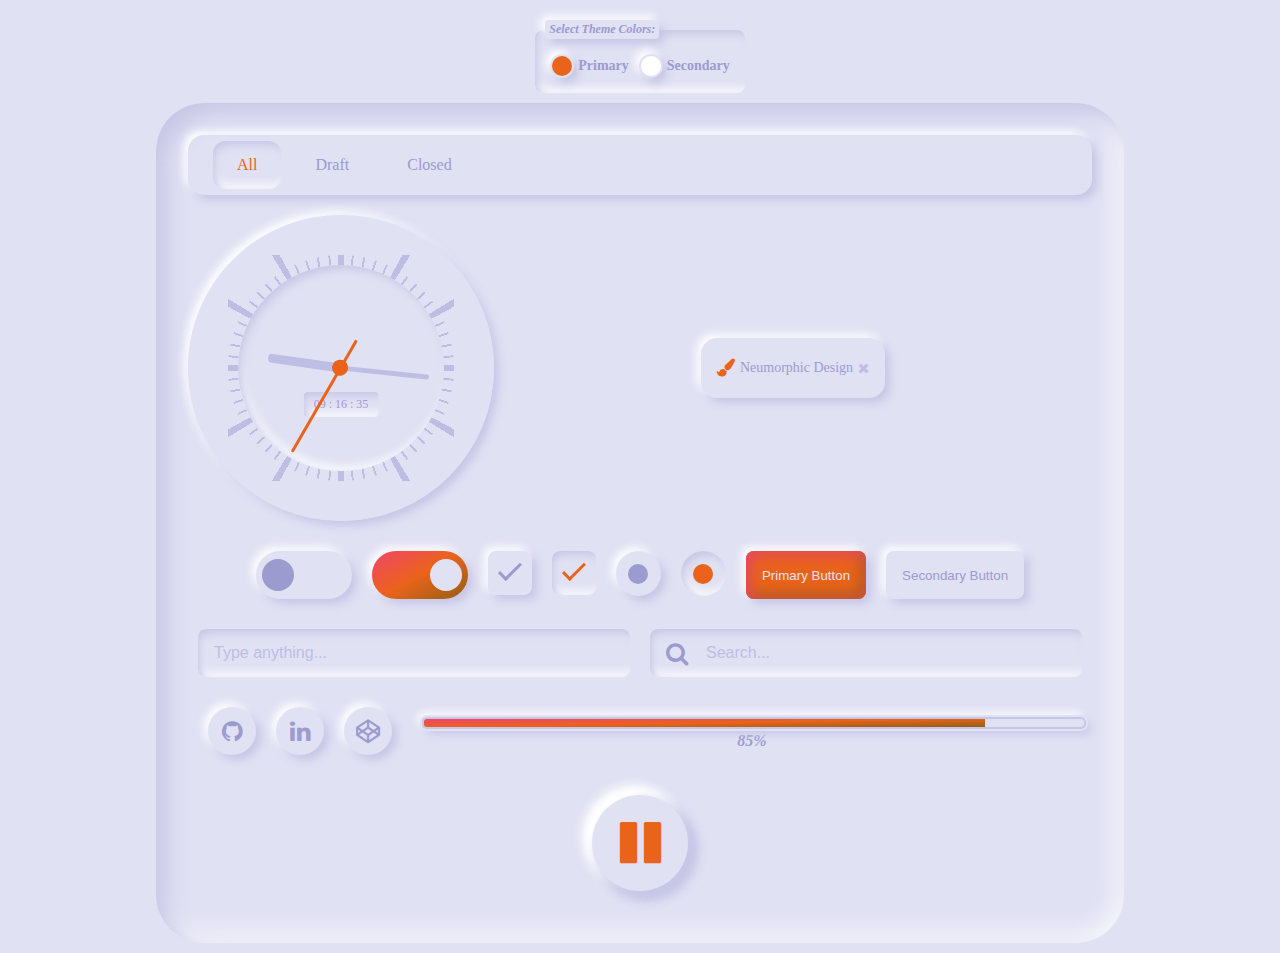
<file: clock.html>
<!DOCTYPE html>
<html lang="en" >
<head>
  <meta charset="UTF-8">
  <title>CodePen - Neumorphic Theming</title>
  <link rel="stylesheet" href="https://cdnjs.cloudflare.com/ajax/libs/font-awesome/4.7.0/css/font-awesome.min.css"><link rel="stylesheet" href="./images/clock-style.css">

</head>
<body>
<!-- partial:index.partial.html -->
<div class="container">
  <fieldset class="controls">
    <legend><i>Select Theme Colors:</i></legend>
    <div>
      <input type="color" value="#ea631a" id="primary-color-input">
      <label for="primary-color-input"><b>Primary</b></label>
    </div>
    <div>
      <input type="color" value="#ffffff" id="secondary-color-input">
      <label for="secondary-color-input"><b>Secondary</b></label>
    </div>
  </fieldset>

  <div class="components">
    <div class="tab-control">
      <input type="radio" name="tabRadio" id="tab-1" checked/>
      <label for="tab-1">All</label>
      
      <input type="radio" name="tabRadio" id="tab-2" />
      <label for="tab-2">Draft</label>
      
      <input type="radio" name="tabRadio" id="tab-3" />
      <label for="tab-3">Closed</label>
    </div>
    
    <div class="clock">
      <div id="hourHand" class="clock-hand hour"></div>
      <div id="minuteHand" class="clock-hand min"></div>
      <div id="secondHand" class="clock-hand sec"></div>
      <div class="clock-time" id="clockTimeId"></div>
    </div>
    
    <div class="chip">
      <i class="chip-icon icon-brush fa fa-paint-brush" aria-hidden="true"></i> 
      <p>Neumorphic Design</p>
      <i class="chip-icon icon-close fa fa-close" aria-hidden="true"></i> 
    </div>

    <div class="switches">
      <div class="switch">
        <input id="switch-1" type="checkbox">
        <label for="switch-1"></label>
      </div>
      <div class="switch">
        <input id="switch-2" type="checkbox" checked>
        <label for="switch-2"></label>
      </div>
      
      <div class="checkbox">
        <input id="checkbox-1" type="checkbox">
        <label for="checkbox-1"></label>
      </div>
      <div class="checkbox">
        <input id="checkbox-2" type="checkbox" checked>
        <label for="checkbox-2"></label>
      </div>
      
      <div class="radio">
        <input id="radio-1" type="radio"  name="radio" value="1">
        <label for="radio-1"></label>
      </div> 
      <div class="radio">
        <input id="radio-2" type="radio" name="radio" value="2" checked>
        <label for="radio-2"></label>
      </div>
      
      <button class="btn btn-primary">Primary Button</button>
      <button class="btn btn-secondary">Secondary Button</button>
    </div>

    <div class="form">
      <input type="text" class="form-input" placeholder="Type anything...">
    </div>
    
    <div class="search">
      <input type="text" class="search-input" placeholder="Search...">
      <i class="search-icon fa fa-search"></i>
    </div>
    
    <div class="icons">
      <i class="fa fa-github icon-github"></i>
      <i class="fa fa-linkedin icon-linkedin"></i>
      <i class="fa fa-codepen icon-codepen"></i>
    </div>
    
    <div class="progress">
      <i class="progress-bar" style="--progress: 85%">85%</i>
    </div>

    <div class="play-btn-wrapper">
      <button class="play-btn">
        <i class="icon-pause fa fa-pause"></i>
        <i class="icon-play fa fa-play"></i>
      </button>
      <span class="wave wave-1"></span>
      <span class="wave wave-2"></span>
    </div>
  </div>
</div>
<!-- partial -->
  <script  src="./images/clock-script.js"></script>

</body>
</html>
</file>
<file: images/clock-style.css>
:root {
  --primary-color-h: 21;
  --primary-color-s: 83%;
  --primary-color-l: 51%;
  --primary-color: hsl(
    var(--primary-color-h),
    var(--primary-color-s),
    var(--primary-color-l)
  );
  --primary-color-dark: hsl(
    calc(var(--primary-color-h) + 14),
    calc(var(--primary-color-s) - 8%),
    calc(var(--primary-color-l) - 18%)
  );
  --primary-color-light: hsl(
    calc(var(--primary-color-h) - 34),
    calc(var(--primary-color-s) + 4%),
    calc(var(--primary-color-l) + 10%)
  );
  --secondary-color-h: 240;
  --secondary-color-s: 0%;
  --secondary-color: hsl(
    var(--secondary-color-h),
    var(--secondary-color-s),
    100%
  );
  --secondary-color-dark: hsl(
    var(--secondary-color-h),
    calc(var(--secondary-color-s) + 46%),
    92%
  );
  --secondary-color-darker: hsl(
    var(--secondary-color-h),
    calc(var(--secondary-color-s) + 39%),
    84%
  );
  --secondary-color-ultradark: hsl(
    var(--secondary-color-h),
    calc(var(--secondary-color-s) + 42%),
    82%
  );
  --secondary-color-darkest: hsl(
    var(--secondary-color-h),
    calc(var(--secondary-color-s) + 35%),
    71%
  );
}

@keyframes waves {
  0% {
    transform: scale(1);
    opacity: 1;
  }
  50% {
    opacity: 1;
  }
  100% {
    transform: scale(2);
    opacity: 0;
  }
}
@keyframes progress {
  from {
    width: 0;
  }
  to {
    width: var(--progress);
  }
}
body {
  background: var(--secondary-color-dark);
  margin: 10px;
}
body .container {
  display: flex;
  flex-direction: column;
  justify-content: center;
  align-items: center;
  width: calc(80% - 40px);
  margin: auto;
}
body .container .controls {
  display: flex;
  color: var(--secondary-color-darkest);
  padding: 10px;
  margin: 10px;
  border: none;
  border-radius: 8px;
  box-shadow: inset 4px 4px 8px var(--secondary-color-darker), inset 4px -4px 8px var(--secondary-color);
}
body .container .controls legend {
  font-size: 12px;
  font-weight: bold;
  background: var(--secondary-color-dark);
  padding: 2px 4px;
  border-radius: 4px;
  box-shadow: 5px 5px 10px var(--secondary-color-darker), -4px -4px 8px var(--secondary-color);
}
body .container .controls div {
  margin: 5px;
}
body .container .controls div input[type=color] {
  width: 24px;
  height: 24px;
  padding: 0;
  vertical-align: middle;
  border: 2px solid var(--secondary-color-dark);
  border-radius: 50%;
  box-shadow: 5px 5px 10px var(--secondary-color-darker), -4px -4px 8px var(--secondary-color);
  overflow: hidden;
  cursor: pointer;
}
body .container .controls div input[type=color]::-webkit-color-swatch-wrapper {
  padding: 0;
}
body .container .controls div input[type=color]::-webkit-color-swatch {
  border: none;
}
body .container .controls div label {
  font-size: 14px;
}
body .container .components {
  display: flex;
  flex-wrap: wrap;
  align-items: center;
  justify-content: center;
  padding: 32px;
  border-radius: 48px;
  box-shadow: inset 12px 12px 22px var(--secondary-color-darker), inset -3px -3px 28px var(--secondary-color);
}
body .container .components .tab-control {
  position: relative;
  display: flex;
  align-items: center;
  width: 100%;
  height: 60px;
  margin-bottom: 10px;
  padding-left: 20px;
  padding-right: 20px;
  box-shadow: 5px 5px 10px var(--secondary-color-darker), -4px -4px 8px var(--secondary-color);
  border-radius: 16px;
}
body .container .components .tab-control input {
  display: none;
}
body .container .components .tab-control input:checked + label {
  pointer-events: none;
  color: var(--primary-color);
  box-shadow: inset 4px 4px 8px var(--secondary-color-darker), inset 4px -4px 8px var(--secondary-color);
}
body .container .components .tab-control label {
  display: flex;
  justify-content: center;
  align-items: center;
  width: fit-content;
  height: 32px;
  margin: 5px;
  padding: 8px 24px;
  color: var(--secondary-color-darkest);
  border-radius: 12px;
  font-size: 16px;
  cursor: pointer;
  transition: box-shadow 0.5s ease;
}
body .container .components .tab-control label:hover {
  color: var(--primary-color);
  box-shadow: 5px 5px 10px var(--secondary-color-darker), -4px -4px 8px var(--secondary-color);
}
body .container .components .clock {
  position: relative;
  width: 25%;
  min-width: 200px;
  margin: 10px 0;
  aspect-ratio: 1/1;
  background-image: repeating-conic-gradient(var(--secondary-color-ultradark) -0.5deg 0.5deg, transparent 0.5deg 5.5deg);
  border: solid var(--secondary-color-dark);
  border-width: clamp(20px, 4vw, 40px);
  border-radius: 50%;
  box-shadow: 5px 5px 10px var(--secondary-color-darker), -4px -4px 8px var(--secondary-color);
}
body .container .components .clock:before {
  content: "";
  position: absolute;
  background-image: repeating-conic-gradient(var(--secondary-color-ultradark) -1.5deg 1.5deg, transparent 1.5deg 28.5deg);
  height: 100%;
  width: 100%;
}
body .container .components .clock:after {
  content: "";
  position: absolute;
  top: 50%;
  left: 50%;
  transform: translate(-50%, -50%);
  background: var(--secondary-color-dark);
  height: calc(100% - 20px);
  width: calc(100% - 20px);
  border-radius: 50%;
  box-shadow: inset 4px 4px 8px var(--secondary-color-darker), inset 4px -4px 8px var(--secondary-color);
}
body .container .components .clock .clock-hand {
  position: absolute;
  bottom: 50%;
  transform-origin: 50% 100%;
  border-radius: 4px 4px 2px 2px;
  z-index: 2;
}
body .container .components .clock .clock-hand.hour {
  left: calc(50% - 5px);
  width: 9px;
  height: calc(50% - 40px);
  background: var(--secondary-color-ultradark);
}
body .container .components .clock .clock-hand.min {
  left: calc(50% - 3px);
  width: 5px;
  height: calc(50% - 24px);
  background: var(--secondary-color-ultradark);
}
body .container .components .clock .clock-hand.sec {
  bottom: calc(50% - 32px);
  left: calc(50% - 2px);
  transform-origin: 50% calc(100% - 32px);
  width: 3px;
  height: calc(50% + 16px);
  background: var(--primary-color);
}
body .container .components .clock .clock-hand.sec:after {
  content: "";
  position: absolute;
  bottom: 24px;
  left: 50%;
  transform: translateX(-50%);
  background: var(--primary-color);
  height: 16px;
  width: 16px;
  border-radius: 50%;
}
body .container .components .clock .clock-time {
  position: absolute;
  top: calc(50% + 24px);
  left: 50%;
  transform: translateX(-50%);
  color: var(--secondary-color-darkest);
  font-size: 12px;
  text-align: center;
  padding: 5px 10px;
  border-radius: 4px;
  box-shadow: inset 4px 4px 8px var(--secondary-color-darker), inset 4px -4px 8px var(--secondary-color);
  z-index: 1;
}
body .container .components .chip {
  display: flex;
  justify-content: space-between;
  align-items: center;
  align-self: center;
  width: fit-content;
  height: 60px;
  margin: auto;
  padding: 0 16px;
  border-radius: 16px;
  box-shadow: 5px 5px 10px var(--secondary-color-darker), -4px -4px 8px var(--secondary-color);
}
body .container .components .chip .chip-icon.icon-brush {
  font-size: 18px;
  color: var(--primary-color);
}
body .container .components .chip .chip-icon.icon-close {
  font-size: 14px;
  color: var(--secondary-color-ultradark);
  cursor: pointer;
}
body .container .components .chip p {
  font-size: 14px;
  color: var(--secondary-color-darkest);
  margin: 5px;
}
body .container .components .switches {
  display: flex;
  flex-wrap: wrap;
  justify-content: center;
  width: 100%;
  margin: 10px;
}
body .container .components .switches .switch {
  width: 96px;
  margin: 10px;
}
body .container .components .switches .switch input {
  display: none;
}
body .container .components .switches .switch input:checked ~ label:before {
  opacity: 1;
}
body .container .components .switches .switch input:checked ~ label:after {
  left: calc(100% - 38px);
  background: var(--secondary-color-dark);
}
body .container .components .switches .switch label {
  position: relative;
  display: flex;
  align-items: center;
  height: 48px;
  border-radius: 24px;
  box-shadow: 5px 5px 10px var(--secondary-color-darker), -4px -4px 8px var(--secondary-color);
  cursor: pointer;
}
body .container .components .switches .switch label:after {
  content: "";
  position: absolute;
  left: 6px;
  width: 32px;
  height: 32px;
  border-radius: 50%;
  background: var(--secondary-color-darkest);
  transition: all 0.4s ease;
}
body .container .components .switches .switch label:before {
  content: "";
  width: 100%;
  height: 100%;
  border-radius: inherit;
  background: linear-gradient(330deg, var(--primary-color-dark) 0%, var(--primary-color) 50%, var(--primary-color-light) 100%);
  opacity: 0;
  transition: all 0.4s ease;
}
body .container .components .switches .checkbox {
  display: flex;
  justify-content: center;
  margin: 10px;
}
body .container .components .switches .checkbox input {
  display: none;
}
body .container .components .switches .checkbox input:checked ~ label {
  box-shadow: inset 4px 4px 8px var(--secondary-color-darker), inset 4px -4px 8px var(--secondary-color);
}
body .container .components .switches .checkbox input:checked ~ label:after {
  border-color: var(--primary-color);
}
body .container .components .switches .checkbox label {
  position: relative;
  box-shadow: 5px 5px 10px var(--secondary-color-darker), -4px -4px 8px var(--secondary-color);
  cursor: pointer;
  border-radius: 8px;
  width: 44px;
  height: 44px;
}
body .container .components .switches .checkbox label:hover:after {
  border-color: var(--primary-color);
}
body .container .components .switches .checkbox label:after {
  content: "";
  position: absolute;
  top: calc(50% - 4px);
  left: 50%;
  transform: translate(-50%, -50%) rotate(-45deg);
  width: 20px;
  height: 8px;
  border-width: 0 0 3px 3px;
  border-style: solid;
  border-color: var(--secondary-color-darkest);
  transition: 1s ease;
}
body .container .components .switches .radio {
  margin: 10px;
}
body .container .components .switches .radio input {
  display: none;
}
body .container .components .switches .radio input:checked ~ label {
  box-shadow: inset 4px 4px 8px var(--secondary-color-darker), inset 4px -4px 8px var(--secondary-color);
}
body .container .components .switches .radio input:checked ~ label::after {
  background: var(--primary-color);
}
body .container .components .switches .radio label {
  position: relative;
  display: flex;
  justify-content: center;
  align-items: center;
  width: 45px;
  height: 45px;
  border-radius: 50%;
  box-shadow: 5px 5px 10px var(--secondary-color-darker), -4px -4px 8px var(--secondary-color);
  cursor: pointer;
}
body .container .components .switches .radio label:hover::after {
  background: var(--primary-color);
}
body .container .components .switches .radio label::after {
  content: "";
  position: absolute;
  width: 20px;
  height: 20px;
  background: var(--secondary-color-darkest);
  border-radius: 50%;
  transition: 0.3s ease;
}
body .container .components .switches .btn {
  width: fit-content;
  height: 48px;
  margin: 10px;
  padding: 0 16px;
  border-radius: 8px;
  border: none;
  box-shadow: 5px 5px 10px var(--secondary-color-darker), -4px -4px 8px var(--secondary-color);
  cursor: pointer;
  transition: 0.3s ease;
}
body .container .components .switches .btn.btn-primary {
  background: var(--primary-color);
  box-shadow: inset 3px 3px 16px var(--primary-color-light), inset -3px -3px 16px var(--primary-color-dark), 5px 5px 10px var(--secondary-color-darker), -4px -4px 8px var(--secondary-color);
  color: var(--secondary-color-dark);
}
body .container .components .switches .btn.btn-primary:hover {
  color: var(--secondary-color);
}
body .container .components .switches .btn.btn-primary:active {
  box-shadow: inset 0.2rem 0.2rem 1rem var(--primary-color-dark), inset -0.2rem -0.2rem 1rem var(--primary-color-light);
}
body .container .components .switches .btn.btn-secondary {
  color: var(--secondary-color-darkest);
  background: var(--secondary-color-dark);
}
body .container .components .switches .btn.btn-secondary:hover {
  color: var(--primary-color);
}
body .container .components .switches .btn.btn-secondary:active {
  box-shadow: inset 4px 4px 8px var(--secondary-color-darker), inset 4px -4px 8px var(--secondary-color);
}
body .container .components .form, body .container .components .search {
  width: calc(50% - 20px);
  margin: 10px;
}
body .container .components .form input, body .container .components .search input {
  width: calc(100% - 32px);
  height: 48px;
  background: none;
  font-size: 16px;
  color: var(--secondary-color-darkest);
  border: none;
  border-radius: 8px;
  padding: 0 16px;
  box-shadow: inset 4px 4px 8px var(--secondary-color-darker), inset 4px -4px 8px var(--secondary-color);
}
body .container .components .form input::placeholder, body .container .components .search input::placeholder {
  color: var(--secondary-color-ultradark);
}
body .container .components .form input:focus, body .container .components .search input:focus {
  outline: none;
  box-shadow: 5px 5px 10px var(--secondary-color-darker), -4px -4px 8px var(--secondary-color);
}
body .container .components .search {
  position: relative;
  display: flex;
  align-items: center;
}
body .container .components .search input {
  width: calc(100% - 56px);
  padding-left: 56px;
}
body .container .components .search input:focus + .search-icon {
  color: var(--primary-color);
}
body .container .components .search .search-icon {
  position: absolute;
  font-size: 24px;
  padding: 0 16px;
  color: var(--secondary-color-darkest);
  transition: 0.3s ease;
}
body .container .components .icons {
  display: flex;
  justify-content: space-between;
  margin: 10px;
}
body .container .components .icons i {
  display: flex;
  justify-content: center;
  align-items: center;
  width: 48px;
  height: 48px;
  border-radius: 50%;
  box-shadow: 5px 5px 10px var(--secondary-color-darker), -4px -4px 8px var(--secondary-color);
  font-size: 24px;
  margin: 10px;
  cursor: pointer;
  color: var(--secondary-color-darkest);
  transition: all 0.5s ease;
}
body .container .components .icons i:active {
  box-shadow: inset 4px 4px 8px var(--secondary-color-darker), inset 4px -4px 8px var(--secondary-color);
  color: var(--primary-color);
}
body .container .components .icons i:hover {
  color: var(--primary-color);
}
body .container .components .progress {
  flex: 1;
  align-self: center;
}
body .container .components .progress .progress-bar {
  position: relative;
  display: block;
  padding-top: 20px;
  margin: 10px;
  text-align: center;
  color: var(--secondary-color-darkest);
  font-weight: 600;
}
body .container .components .progress .progress-bar:before,
body .container .components .progress .progress-bar:after {
  content: "";
  position: absolute;
  top: 5px;
  left: 0;
  display: block;
  border: 2px solid var(--secondary-color-darker);
  outline: var(--secondary-color-dark) solid 2px;
  height: 8px;
  border-radius: 5px;
}
body .container .components .progress .progress-bar:before {
  width: 100%;
  background: var(--secondary-color-dark);
  box-shadow: 5px 5px 10px var(--secondary-color-darker), -4px -4px 8px var(--secondary-color);
}
body .container .components .progress .progress-bar:after {
  width: var(--progress);
  animation: progress 2s;
  background: var(--primary-color);
  background: linear-gradient(-1deg, var(--primary-color-dark) 0%, var(--primary-color) 50%, var(--primary-color-light) 100%);
  border-radius: 5px 0 0 5px;
  border-right: 0;
  outline: none;
}
body .container .components .play-btn-wrapper {
  display: flex;
  justify-content: center;
  width: 100%;
  height: 100%;
  margin: 20px;
}
body .container .components .play-btn-wrapper .play-btn {
  position: relative;
  display: flex;
  justify-content: center;
  align-items: center;
  width: 96px;
  height: 96px;
  border: none;
  border-radius: 50%;
  font-size: 48px;
  color: var(--primary-color);
  z-index: 300;
  background: var(--secondary-color-dark);
  box-shadow: 5px 5px 10px var(--secondary-color-darker), -4px -4px 8px var(--secondary-color);
  cursor: pointer;
}
body .container .components .play-btn-wrapper .play-btn.shadow {
  box-shadow: inset 4px 4px 8px var(--secondary-color-darker), inset 4px -4px 8px var(--secondary-color);
}
body .container .components .play-btn-wrapper .play-btn .icon-play {
  position: absolute;
  opacity: 0;
  transition: all 0.2s linear;
}
body .container .components .play-btn-wrapper .play-btn .icon-play.visibility {
  opacity: 1;
}
body .container .components .play-btn-wrapper .play-btn .icon-pause {
  position: absolute;
  transition: all 0.2s linear;
}
body .container .components .play-btn-wrapper .play-btn .icon-pause.visibility {
  opacity: 0;
}
body .container .components .play-btn-wrapper .wave {
  position: absolute;
  width: 96px;
  height: 96px;
  border-radius: 50%;
  filter: blur(1px);
  z-index: 100;
}
body .container .components .play-btn-wrapper .wave.wave-1 {
  box-shadow: 0.4rem 0.4rem 0.8rem var(--secondary-color-darker), -0.4rem -0.4rem 0.8rem var(--secondary-color);
  background: linear-gradient(to bottom right, var(--secondary-color-darker) 0%, var(--secondary-color) 100%);
  animation: waves 4s linear infinite;
}
body .container .components .play-btn-wrapper .wave.wave-1.paused {
  animation-play-state: paused;
}
body .container .components .play-btn-wrapper .wave.wave-2 {
  box-shadow: 0.4rem 0.4rem 0.8rem var(--secondary-color-darker), -0.4rem -0.4rem 0.8rem var(--secondary-color);
  animation: waves 4s linear 2s infinite;
}
body .container .components .play-btn-wrapper .wave.wave-2.paused {
  animation-play-state: paused;
}
</file>
